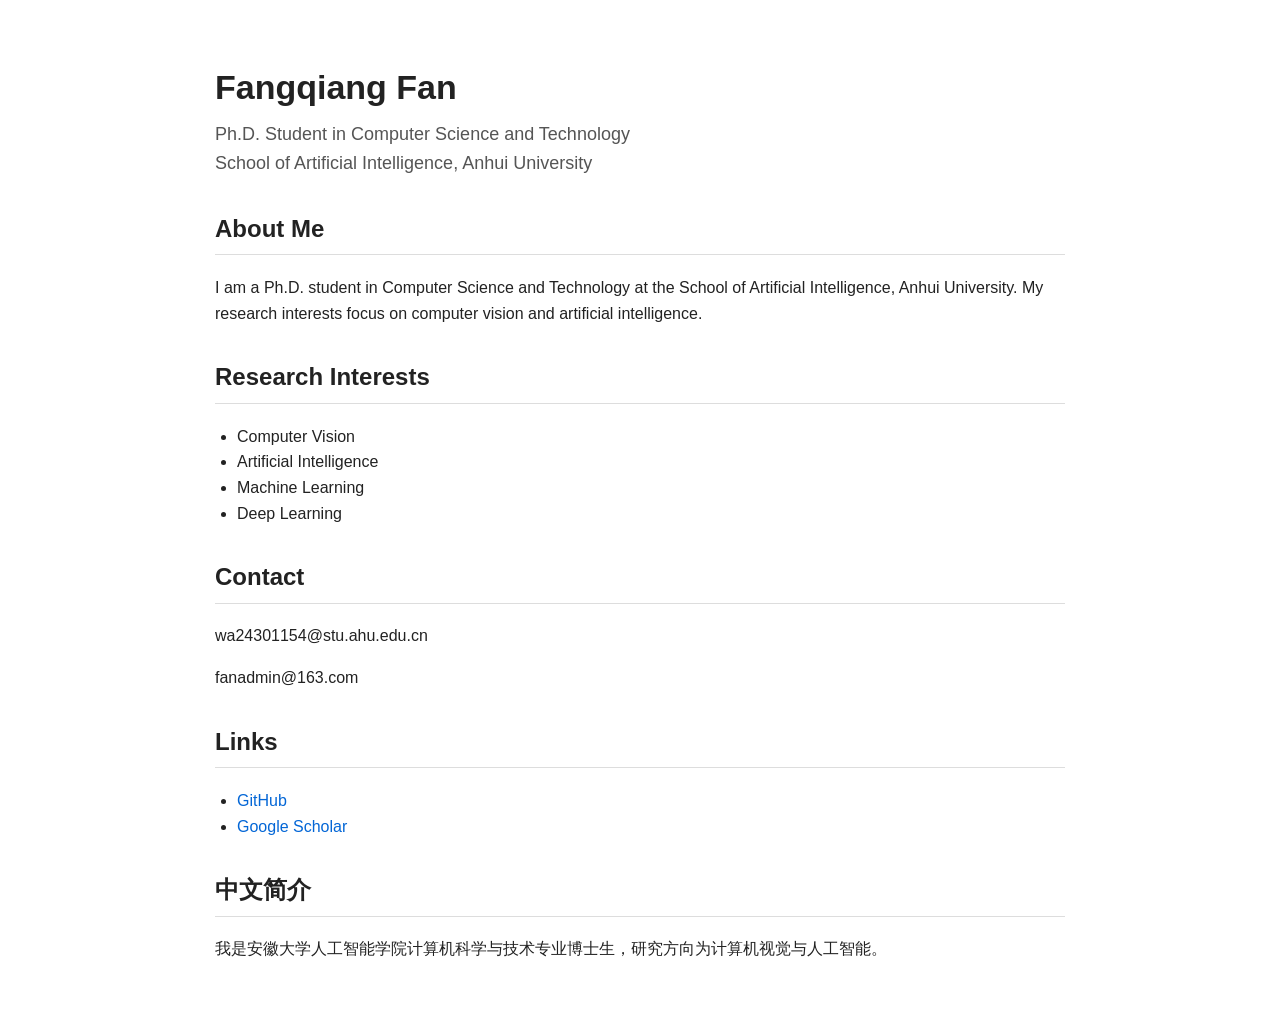
<file: index.html>
<!DOCTYPE html>
<html lang="en">
<head>
  <meta charset="UTF-8">
  <title>Fangqiang Fan</title>
  <meta name="viewport" content="width=device-width, initial-scale=1">

  <style>
    body {
      max-width: 850px;
      margin: 60px auto;
      padding: 0 24px;
      font-family: Arial, Helvetica, sans-serif;
      line-height: 1.6;
      color: #222;
      background-color: #ffffff;
    }

    h1 {
      margin-bottom: 6px;
      font-size: 34px;
    }

    h2 {
      margin-top: 32px;
      border-bottom: 1px solid #ddd;
      padding-bottom: 6px;
    }

    .subtitle {
      color: #555;
      margin-top: 0;
      font-size: 18px;
    }

    a {
      color: #0366d6;
      text-decoration: none;
    }

    a:hover {
      text-decoration: underline;
    }

    ul {
      padding-left: 22px;
    }
  </style>
</head>

<body>
  <h1>Fangqiang Fan</h1>

  <p class="subtitle">
    Ph.D. Student in Computer Science and Technology<br>
    School of Artificial Intelligence, Anhui University
  </p>

  <h2>About Me</h2>

  <p>
    I am a Ph.D. student in Computer Science and Technology at the
    School of Artificial Intelligence, Anhui University.
    My research interests focus on computer vision and artificial intelligence.
  </p>

  <h2>Research Interests</h2>

  <ul>
    <li>Computer Vision</li>
    <li>Artificial Intelligence</li>
    <li>Machine Learning</li>
    <li>Deep Learning</li>
  </ul>

  <h2>Contact</h2>

  <p>
    wa24301154@stu.ahu.edu.cn 
  </p>

  <p>
    fanadmin@163.com
  </p>

  <h2>Links</h2>

  <ul>
    <li><a href="https://github.com/fanfan838012328">GitHub</a></li>
    <li><a href="https://scholar.google.com/citations?hl=zh-CN&user=kmaxApoAAAAJ">Google Scholar</a></li>
  </ul>

  <h2>中文简介</h2>

  <p>
    我是安徽大学人工智能学院计算机科学与技术专业博士生，研究方向为计算机视觉与人工智能。
  </p>
</body>
</html>
</file>
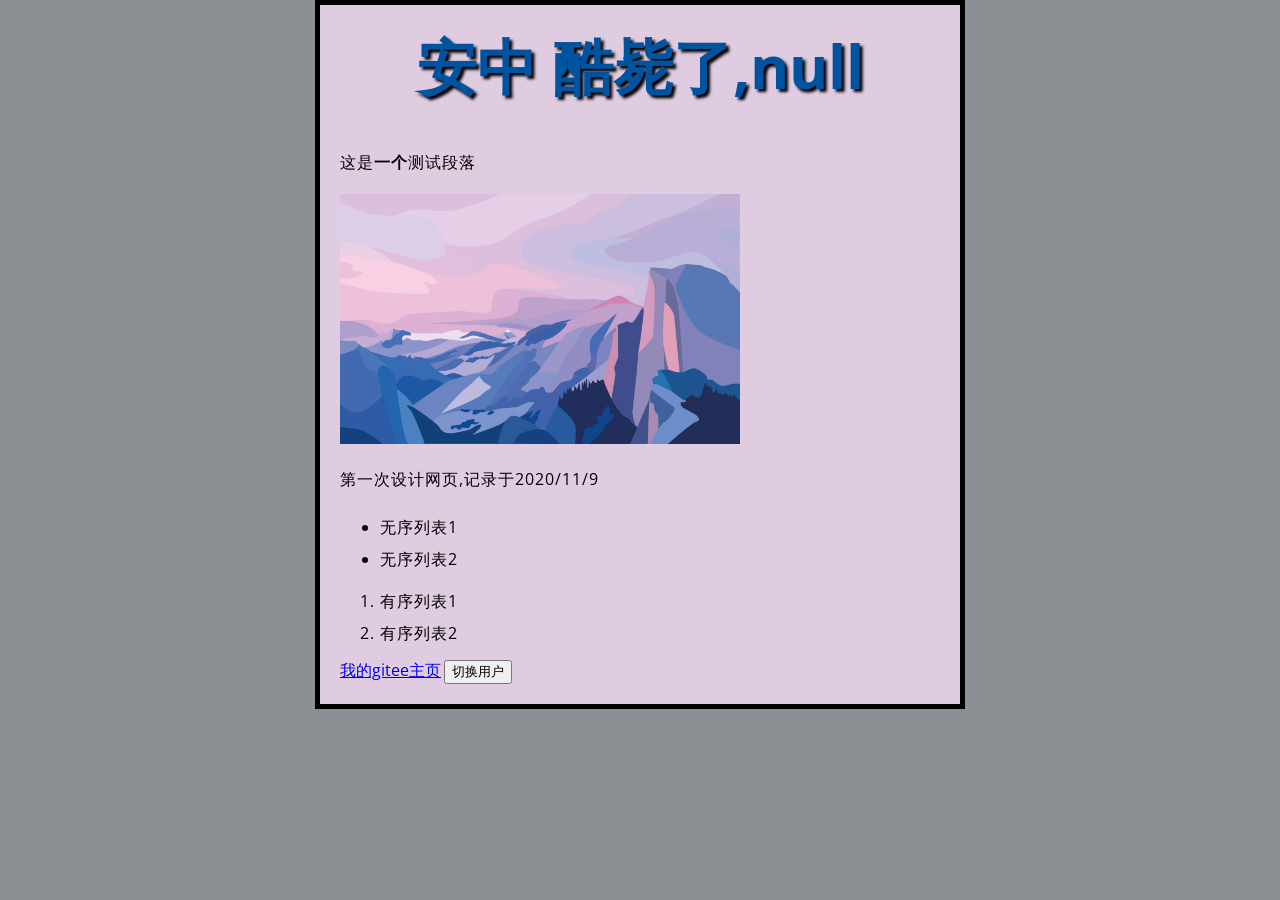
<file: test-site/index.html>
<!DOCTYPE html>
<html>
    <head>
        <link href="styles/style.css" rel = "stylesheet">
        <meta charset="utf-8">
        <title>我的测试页面</title>
        <link href="https://fonts.font.im/css?family=Open+Sans" rel="stylesheet" type="text/css"> 
        
    </head>
    <script src= "scripts/main.js" defer></script>
    
    <body>
        
        <h1>my first website</h1>
        <p>这是<strong>一个</strong>测试段落</p>
        <img src="images/1.jpg" alt="一个美丽的桌面壁纸">
        <p>第一次设计网页,记录于2020/11/9</p>
        <ul>
            <li>无序列表1</li>
            <li>无序列表2</li>
        </ul>
        <ol>
            <li>有序列表1</li>
            <li>有序列表2</li>
        </ol>
        <a href="https://gitee.com/">我的gitee主页</a>
        <button>切换用户</button>
    </body>
</html>
</file>
<file: test-site/styles/style.css>
html {
    font-size: 10px;
    font-family:'Open Sans', sans-serif;
    background-color: rgb(139, 143, 147);
}
h1 {
    font-size: 60px;
    text-align: center;
    margin: 0;
    color: #00539F;
    padding : 20px 0;
    text-shadow: 3px 3px 3px black ;
}
p,li {
    font-size: 16px;
    line-height:2 ;
    letter-spacing: 1px;
}
body {
    width :600px;
    margin: 0 auto;/*外边距*/
    background-color: rgb(224, 204, 224);
    padding: 0 20px 20px 20px ;/*上右下左内边距*/
    border: 5px solid black ;/*边框*/
}
img {
    display : black;
    margin : 0 auto ;
    width : 400px;
}
a {
    font-size: medium;
}
</file>
